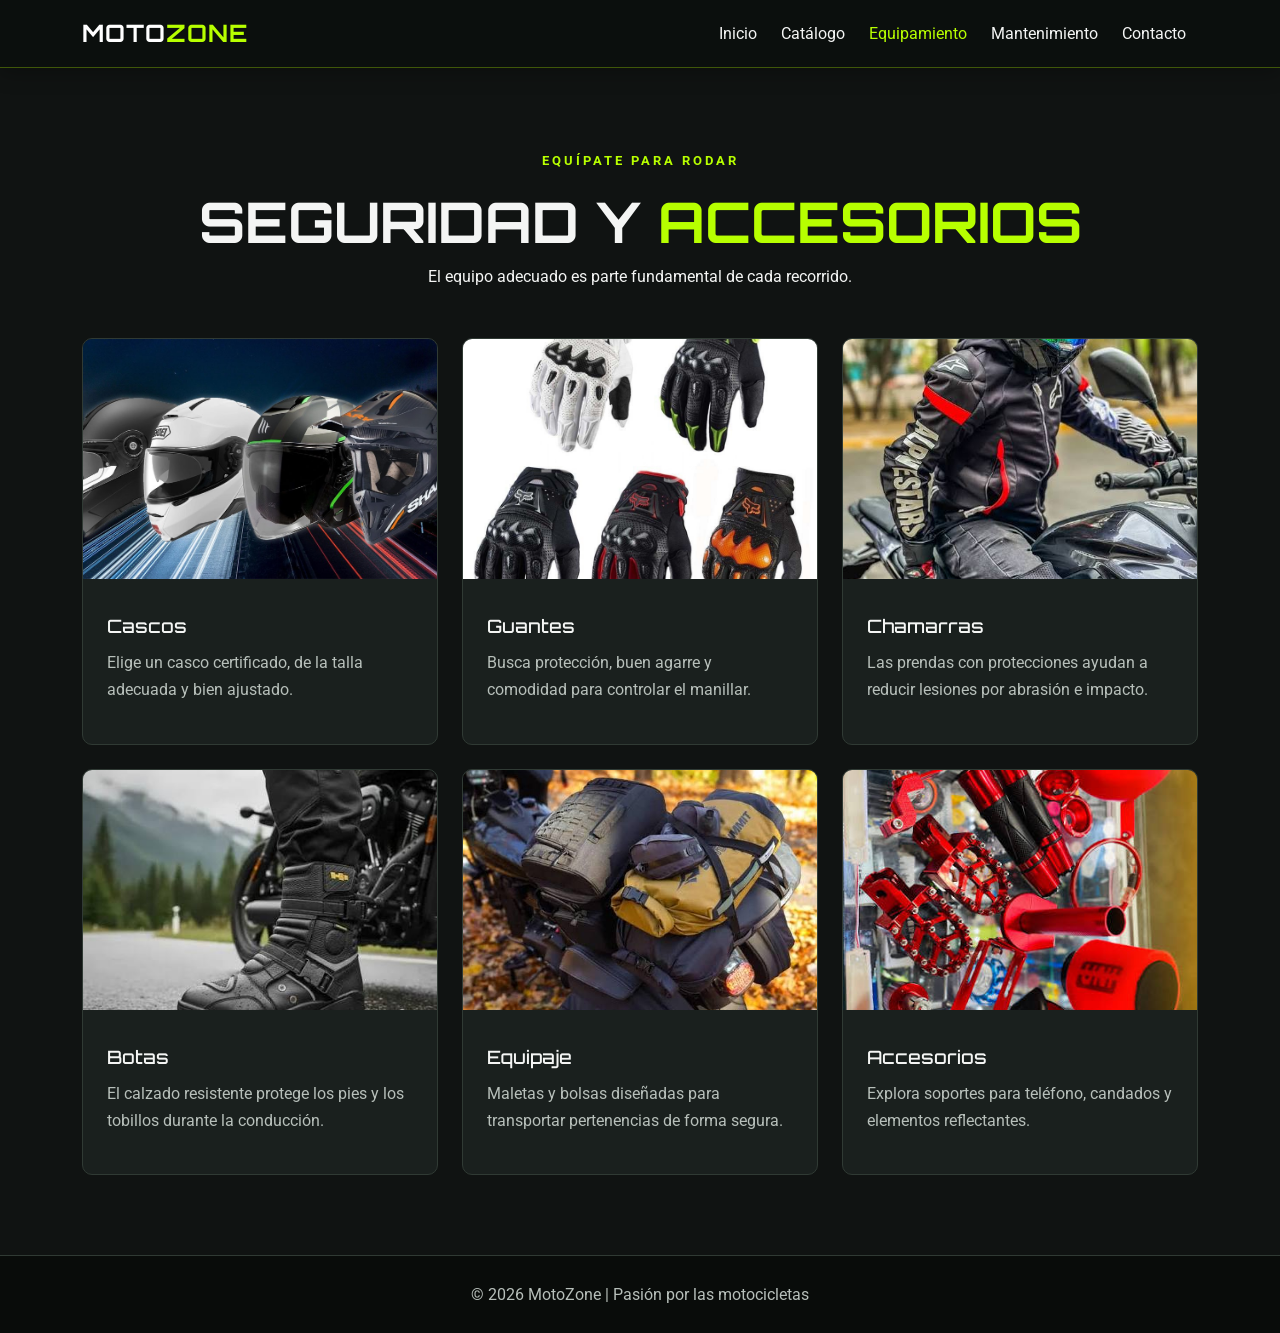
<file: equipamiento.html>
<!DOCTYPE html>
<html lang="es">
<head>
    <meta charset="UTF-8">
    <meta name="viewport" content="width=device-width, initial-scale=1.0">
    <title>MotoZone | Equipamiento</title>
    <link href="https://cdn.jsdelivr.net/npm/bootstrap@5.3.3/dist/css/bootstrap.min.css" rel="stylesheet">
    <link href="https://fonts.googleapis.com/css2?family=Orbitron:wght@500;700&family=Roboto:wght@400;700&display=swap" rel="stylesheet">
    <link rel="stylesheet" href="style.css">
</head>
<body>
    <nav class="navbar navbar-expand-lg navbar-dark fixed-top">
        <div class="container">
            <a class="navbar-brand" href="index.html">MOTO<span>ZONE</span></a>
            <button class="navbar-toggler" type="button" data-bs-toggle="collapse" data-bs-target="#menu"><span class="navbar-toggler-icon"></span></button>
            <div class="collapse navbar-collapse" id="menu">
                <ul class="navbar-nav ms-auto">
                    <li class="nav-item"><a class="nav-link" href="index.html">Inicio</a></li>
                    <li class="nav-item"><a class="nav-link" href="catalogo.html">Catálogo</a></li>
                    <li class="nav-item"><a class="nav-link active" href="equipamiento.html">Equipamiento</a></li>
                    <li class="nav-item"><a class="nav-link" href="mantenimiento.html">Mantenimiento</a></li>
                    <li class="nav-item"><a class="nav-link" href="contacto.html">Contacto</a></li>
                </ul>
            </div>
        </div>
    </nav>

    <div class="container seccion pagina">
        <div class="text-center mb-5">
            <p class="etiqueta">EQUÍPATE PARA RODAR</p>
            <h1>SEGURIDAD Y <span>ACCESORIOS</span></h1>
            <p>El equipo adecuado es parte fundamental de cada recorrido.</p>
        </div>

        <div class="row g-4">
            <div class="col-md-6 col-lg-4">
                <article class="tarjeta">
                    <img src="imagen9.jpg" alt="Casco para motociclista">
                    <div class="tarjeta-contenido">
                        <h3>Cascos</h3>
                        <p>Elige un casco certificado, de la talla adecuada y bien ajustado.</p>
                    </div>
                </article>
            </div>
            <div class="col-md-6 col-lg-4">
                <article class="tarjeta">
                    <img src="imagen10.png" alt="Motocicleta y accesorios">
                    <div class="tarjeta-contenido">
                        <h3>Guantes</h3>
                        <p>Busca protección, buen agarre y comodidad para controlar el manillar.</p>
                    </div>
                </article>
            </div>
            <div class="col-md-6 col-lg-4">
                <article class="tarjeta">
                    <img src="imagen11.jpg" alt="Motocicleta deportiva">
                    <div class="tarjeta-contenido">
                        <h3>Chamarras</h3>
                        <p>Las prendas con protecciones ayudan a reducir lesiones por abrasión e impacto.</p>
                    </div>
                </article>
            </div>
            <div class="col-md-6 col-lg-4">
                <article class="tarjeta">
                    <img src="imagen12.png" alt="Motocicleta con diseño clásico">
                    <div class="tarjeta-contenido">
                        <h3>Botas</h3>
                        <p>El calzado resistente protege los pies y los tobillos durante la conducción.</p>
                    </div>
                </article>
            </div>
            <div class="col-md-6 col-lg-4">
                <article class="tarjeta">
                    <img src="imagen13.png" alt="Ruta de montaña">
                    <div class="tarjeta-contenido">
                        <h3>Equipaje</h3>
                        <p>Maletas y bolsas diseñadas para transportar pertenencias de forma segura.</p>
                    </div>
                </article>
            </div>
            <div class="col-md-6 col-lg-4">
                <article class="tarjeta">
                    <img src="imagen14.jpg" alt="Accesorios para motocicleta">
                    <div class="tarjeta-contenido">
                        <h3>Accesorios</h3>
                        <p>Explora soportes para teléfono, candados y elementos reflectantes.</p>
                    </div>
                </article>
            </div>
        </div>
    </div>

    <footer><p>© 2026 MotoZone | Pasión por las motocicletas</p></footer>
    <script src="https://cdn.jsdelivr.net/npm/bootstrap@5.3.3/dist/js/bootstrap.bundle.min.js"></script>
    <script src="script.js"></script>
</body>
</html>
</file>
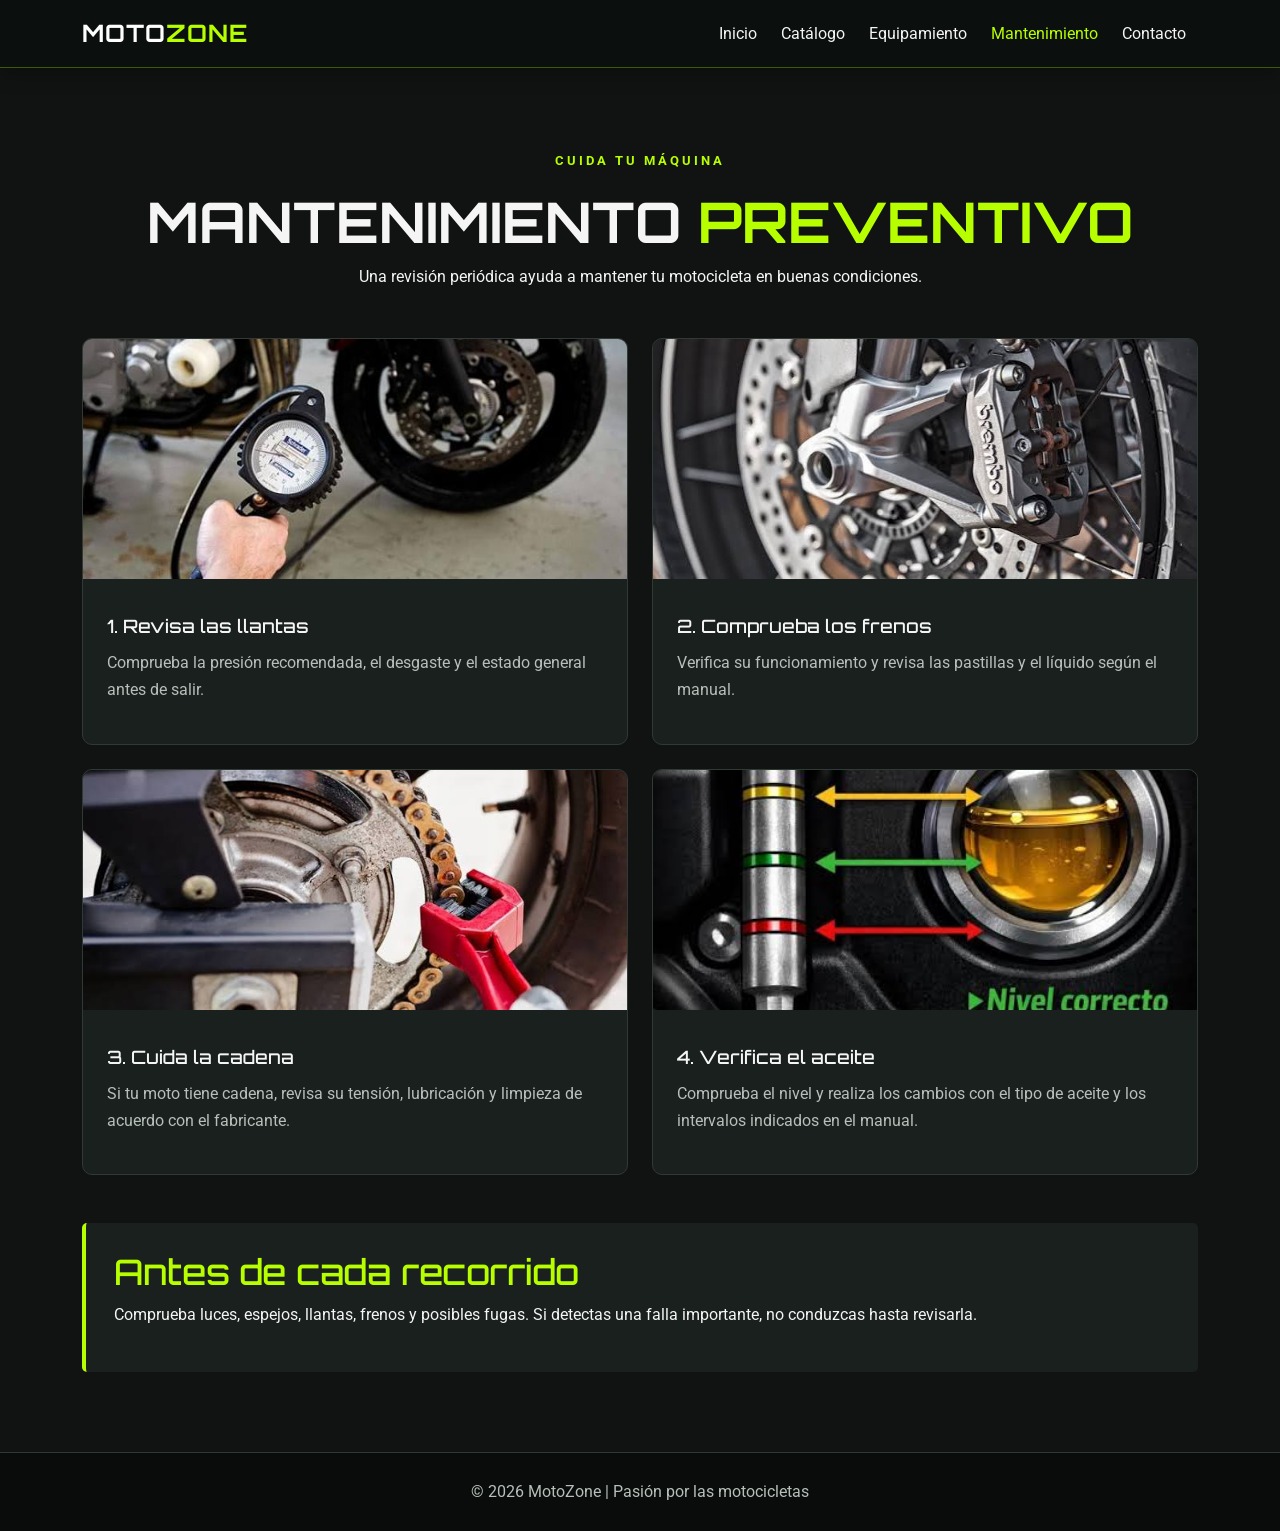
<file: mantenimiento.html>
<!DOCTYPE html>
<html lang="es">
<head>
    <meta charset="UTF-8">
    <meta name="viewport" content="width=device-width, initial-scale=1.0">
    <title>MotoZone | Mantenimiento</title>
    <link href="https://cdn.jsdelivr.net/npm/bootstrap@5.3.3/dist/css/bootstrap.min.css" rel="stylesheet">
    <link href="https://fonts.googleapis.com/css2?family=Orbitron:wght@500;700&family=Roboto:wght@400;700&display=swap" rel="stylesheet">
    <link rel="stylesheet" href="style.css">
</head>
<body>
    <nav class="navbar navbar-expand-lg navbar-dark fixed-top">
        <div class="container">
            <a class="navbar-brand" href="index.html">MOTO<span>ZONE</span></a>
            <button class="navbar-toggler" type="button" data-bs-toggle="collapse" data-bs-target="#menu"><span class="navbar-toggler-icon"></span></button>
            <div class="collapse navbar-collapse" id="menu">
                <ul class="navbar-nav ms-auto">
                    <li class="nav-item"><a class="nav-link" href="index.html">Inicio</a></li>
                    <li class="nav-item"><a class="nav-link" href="catalogo.html">Catálogo</a></li>
                    <li class="nav-item"><a class="nav-link" href="equipamiento.html">Equipamiento</a></li>
                    <li class="nav-item"><a class="nav-link active" href="mantenimiento.html">Mantenimiento</a></li>
                    <li class="nav-item"><a class="nav-link" href="contacto.html">Contacto</a></li>
                </ul>
            </div>
        </div>
    </nav>

    <div class="container seccion pagina">
        <div class="text-center mb-5">
            <p class="etiqueta">CUIDA TU MÁQUINA</p>
            <h1>MANTENIMIENTO <span>PREVENTIVO</span></h1>
            <p>Una revisión periódica ayuda a mantener tu motocicleta en buenas condiciones.</p>
        </div>

        <div class="row g-4">
            <div class="col-md-6">
                <article class="tarjeta">
                    <img src="imagen15..jpg" alt="Motocicleta para revisión">
                    <div class="tarjeta-contenido">
                        <h3>1. Revisa las llantas</h3>
                        <p>Comprueba la presión recomendada, el desgaste y el estado general antes de salir.</p>
                    </div>
                </article>
            </div>
            <div class="col-md-6">
                <article class="tarjeta">
                    <img src="imagen16.jpg" alt="Motocicleta en primer plano">
                    <div class="tarjeta-contenido">
                        <h3>2. Comprueba los frenos</h3>
                        <p>Verifica su funcionamiento y revisa las pastillas y el líquido según el manual.</p>
                    </div>
                </article>
            </div>
            <div class="col-md-6">
                <article class="tarjeta">
                    <img src="imagen17.jpg" alt="Motocicleta de estilo clásico">
                    <div class="tarjeta-contenido">
                        <h3>3. Cuida la cadena</h3>
                        <p>Si tu moto tiene cadena, revisa su tensión, lubricación y limpieza de acuerdo con el fabricante.</p>
                    </div>
                </article>
            </div>
            <div class="col-md-6">
                <article class="tarjeta">
                    <img src="imagen18.png" alt="Motocicleta estacionada">
                    <div class="tarjeta-contenido">
                        <h3>4. Verifica el aceite</h3>
                        <p>Comprueba el nivel y realiza los cambios con el tipo de aceite y los intervalos indicados en el manual.</p>
                    </div>
                </article>
            </div>
        </div>

        <section class="consejo mt-5">
            <h2>Antes de cada recorrido</h2>
            <p>Comprueba luces, espejos, llantas, frenos y posibles fugas. Si detectas una falla importante, no conduzcas hasta revisarla.</p>
        </section>
    </div>

    <footer><p>© 2026 MotoZone | Pasión por las motocicletas</p></footer>
    <script src="https://cdn.jsdelivr.net/npm/bootstrap@5.3.3/dist/js/bootstrap.bundle.min.js"></script>
    <script src="script.js"></script>
</body>
</html>
</file>
<file: style.css>
:root {
    --fondo: #101312;
    --tarjeta: #1a201e;
    --verde: #b7ff00;
    --blanco: #f4f5f4;
    --gris: #b7bfba;
}

* {
    box-sizing: border-box;
}

html {
    scroll-behavior: smooth;
    scroll-padding-top: 85px;
}

body {
    margin: 0;
    padding-top: 70px;
    background: var(--fondo);
    color: var(--blanco);
    font-family: 'Roboto', sans-serif;
    line-height: 1.7;
}

h1, h2, h3, .navbar-brand {
    font-family: 'Orbitron', sans-serif;
}

h1 {
    font-size: clamp(2rem, 5vw, 3.5rem);
    font-weight: 700;
}

h2 {
    font-size: clamp(1.5rem, 3vw, 2.2rem);
}

h1 span, h2 span, .navbar-brand span {
    color: var(--verde);
}

.navbar {
    background: rgba(12, 16, 14, 0.97);
    border-bottom: 1px solid rgba(183, 255, 0, 0.3);
    box-shadow: 0 4px 20px rgba(0, 0, 0, 0.3);
}

.navbar-brand {
    font-size: 1.5rem;
    font-weight: 700;
    letter-spacing: 1px;
}

.nav-link {
    color: var(--blanco);
    margin: 0 4px;
    transition: color 0.3s ease, transform 0.3s ease;
}

.nav-link:hover, .nav-link.active {
    color: var(--verde) !important;
}

.nav-link:hover {
    transform: translateY(-2px);
}

.hero {
    min-height: 600px;
    display: flex;
    align-items: center;
    background:
        linear-gradient(90deg, rgba(8, 12, 10, 0.95), rgba(8, 12, 10, 0.35)),
        url("https://images.unsplash.com/photo-1558981806-ec527fa84c39?auto=format&fit=crop&w=1800&q=85") center 55% / cover;
}

.hero-content {
    padding-top: 60px;
    padding-bottom: 60px;
    animation: aparecer 1s ease both;
}

.hero h1 {
    max-width: 750px;
    line-height: 1.3;
    margin-bottom: 20px;
}

.hero h1 span {
    display: block;
}

.hero p {
    color: var(--gris);
    font-size: 1.1rem;
}

.etiqueta, .categoria {
    color: var(--verde);
    font-size: 0.8rem;
    font-weight: 700;
    letter-spacing: 3px;
}

.btn-moto {
    display: inline-block;
    padding: 12px 25px;
    background: var(--verde);
    color: #101312;
    border: 2px solid var(--verde);
    border-radius: 4px;
    font-weight: 700;
    transition: transform 0.3s ease, background 0.3s ease, box-shadow 0.3s ease;
}

.btn-moto:hover {
    background: transparent;
    color: var(--verde);
    transform: translateY(-4px);
    box-shadow: 0 0 18px rgba(183, 255, 0, 0.3);
}

.seccion {
    padding-top: 80px;
    padding-bottom: 80px;
}

.pagina {
    min-height: 75vh;
}

.tarjeta {
    height: 100%;
    overflow: hidden;
    background: var(--tarjeta);
    border: 1px solid #303a34;
    border-radius: 10px;
    transition: transform 0.4s ease, box-shadow 0.4s ease, border-color 0.4s ease;
    animation: aparecer 0.8s ease both;
}

.tarjeta:hover {
    transform: translateY(-10px);
    border-color: var(--verde);
    box-shadow: 0 12px 30px rgba(183, 255, 0, 0.13);
}

.tarjeta img {
    display: block;
    width: 100%;
    height: 240px;
    object-fit: cover;
    transition: transform 0.65s ease, filter 0.65s ease;
}

.tarjeta:hover img {
    transform: scale(1.09);
    filter: brightness(1.15);
}

.tarjeta-contenido {
    padding: 24px;
}

.tarjeta h3 {
    font-size: 1.15rem;
    margin: 12px 0;
}

.tarjeta p {
    color: var(--gris);
}

.enlace-moto {
    color: var(--verde);
    text-decoration: none;
    font-weight: 700;
}

.enlace-moto:hover {
    text-decoration: underline;
}

.franja {
    padding: 65px 15px;
    background: #1b241b;
    border-top: 1px solid #35432d;
    border-bottom: 1px solid #35432d;
}

.franja h2 {
    margin-bottom: 20px;
}

.consejo {
    background: var(--tarjeta);
    border-left: 4px solid var(--verde);
    border-radius: 5px;
    padding: 28px;
}

.consejo h2 {
    color: var(--verde);
}

.formulario {
    padding: 35px;
    background: var(--tarjeta);
    border: 1px solid #35432d;
    border-radius: 12px;
    box-shadow: 0 10px 35px rgba(0, 0, 0, 0.2);
}

.form-label, .form-check-label {
    color: var(--blanco);
}

.form-control, .form-select {
    min-height: 48px;
    background-color: #101512;
    color: var(--blanco);
    border: 1px solid #465148;
}

textarea.form-control {
    min-height: 130px;
}

.form-control:focus, .form-select:focus {
    background-color: #101512;
    color: white;
    border-color: var(--verde);
    box-shadow: 0 0 0 0.2rem rgba(183, 255, 0, 0.15);
}

.form-control::placeholder {
    color: #929b94;
}

.form-check-input:checked {
    background-color: #82bd00;
    border-color: var(--verde);
}

.mensaje-formulario {
    margin-top: 20px;
    font-weight: 700;
}

footer {
    padding: 25px 15px;
    background: #090c0a;
    border-top: 1px solid #303a34;
    text-align: center;
    color: var(--gris);
}

footer p {
    margin: 0;
}

@keyframes aparecer {
    from {
        opacity: 0;
        transform: translateY(25px);
    }
    to {
        opacity: 1;
        transform: translateY(0);
    }
}

@media (max-width: 768px) {
    .hero {
        min-height: 500px;
        background-position: 60% center;
    }

    .seccion {
        padding-top: 55px;
        padding-bottom: 55px;
    }

    .tarjeta img {
        height: 220px;
    }

    .formulario {
        padding: 22px;
    }

    .navbar-nav {
        padding: 10px 0;
    }
}

@media (prefers-reduced-motion: reduce) {
    *, *::before, *::after {
        scroll-behavior: auto !important;
        animation-duration: 0.01ms !important;
        transition-duration: 0.01ms !important;
    }
}
</file>
